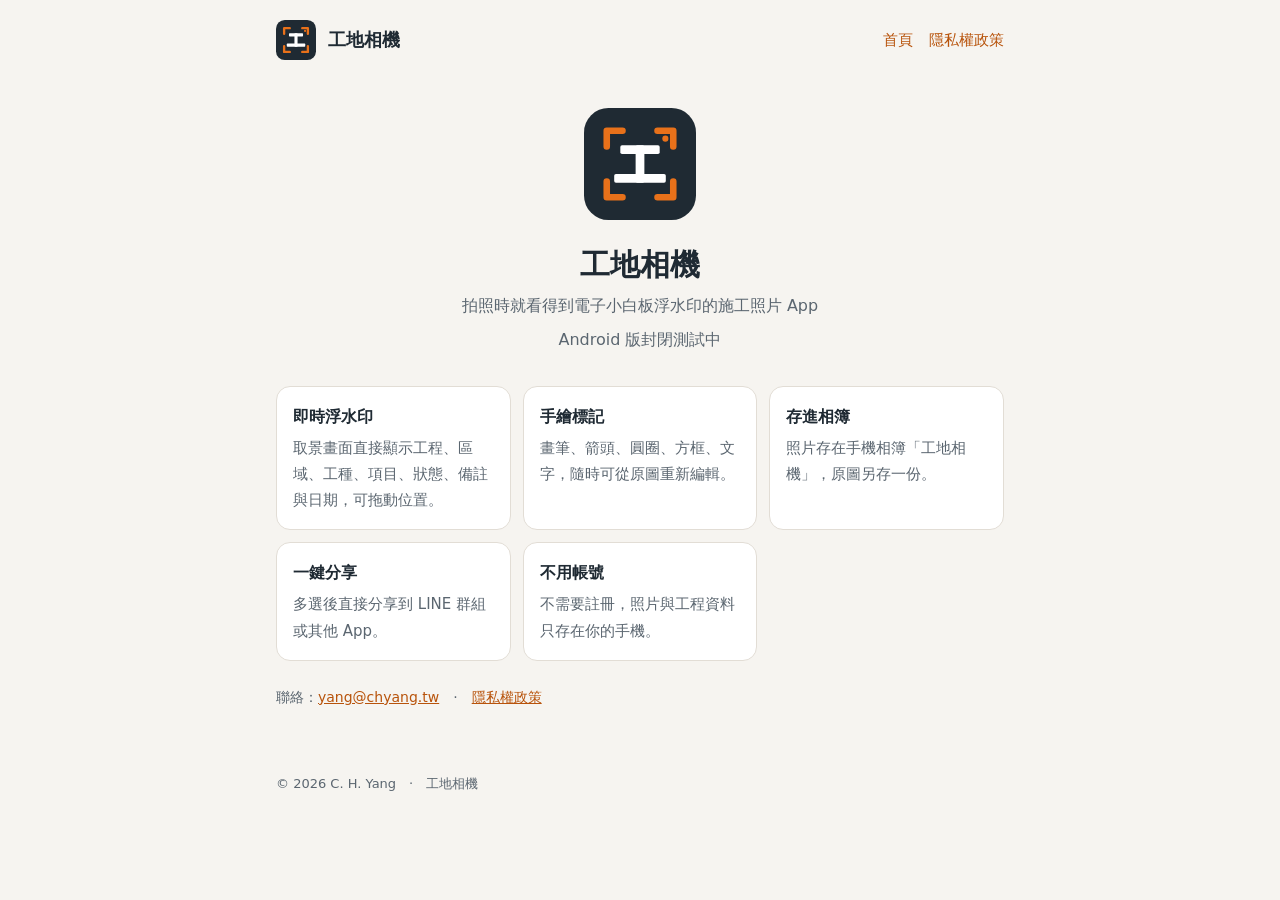
<file: index.html>
<!doctype html>
<html lang="zh-Hant-TW">
<head>
<meta charset="utf-8">
<meta name="viewport" content="width=device-width, initial-scale=1">
<title>工地相機</title>
<meta name="description" content="給營建業使用的施工照片 App：拍照時就看得到電子小白板浮水印，手繪標記，一鍵分享到 LINE。">
<link rel="icon" href="icon.svg" type="image/svg+xml">
<link rel="stylesheet" href="style.css">
</head>
<body>
<header class="site">
  <img src="icon.svg" alt="">
  <a class="brand" href="./">工地相機</a>
  <nav><a href="./">首頁</a><a href="privacy.html">隱私權政策</a></nav>
</header>
<main>
  <section class="hero">
    <img src="icon.svg" alt="工地相機圖示">
    <h1>工地相機</h1>
    <p>拍照時就看得到電子小白板浮水印的施工照片 App</p>
    <p>Android 版封閉測試中</p>
  </section>
  <section class="features">
    <div class="card"><h3>即時浮水印</h3><p>取景畫面直接顯示工程、區域、工種、項目、狀態、備註與日期，可拖動位置。</p></div>
    <div class="card"><h3>手繪標記</h3><p>畫筆、箭頭、圓圈、方框、文字，隨時可從原圖重新編輯。</p></div>
    <div class="card"><h3>存進相簿</h3><p>照片存在手機相簿「工地相機」，原圖另存一份。</p></div>
    <div class="card"><h3>一鍵分享</h3><p>多選後直接分享到 LINE 群組或其他 App。</p></div>
    <div class="card"><h3>不用帳號</h3><p>不需要註冊，照片與工程資料只存在你的手機。</p></div>
  </section>
  <p class="meta" style="margin-top:24px">聯絡：<a href="mailto:yang@chyang.tw">yang@chyang.tw</a>　·　<a href="privacy.html">隱私權政策</a></p>
</main>
<footer>© 2026 C. H. Yang　·　工地相機</footer>
</body>
</html>
</file>
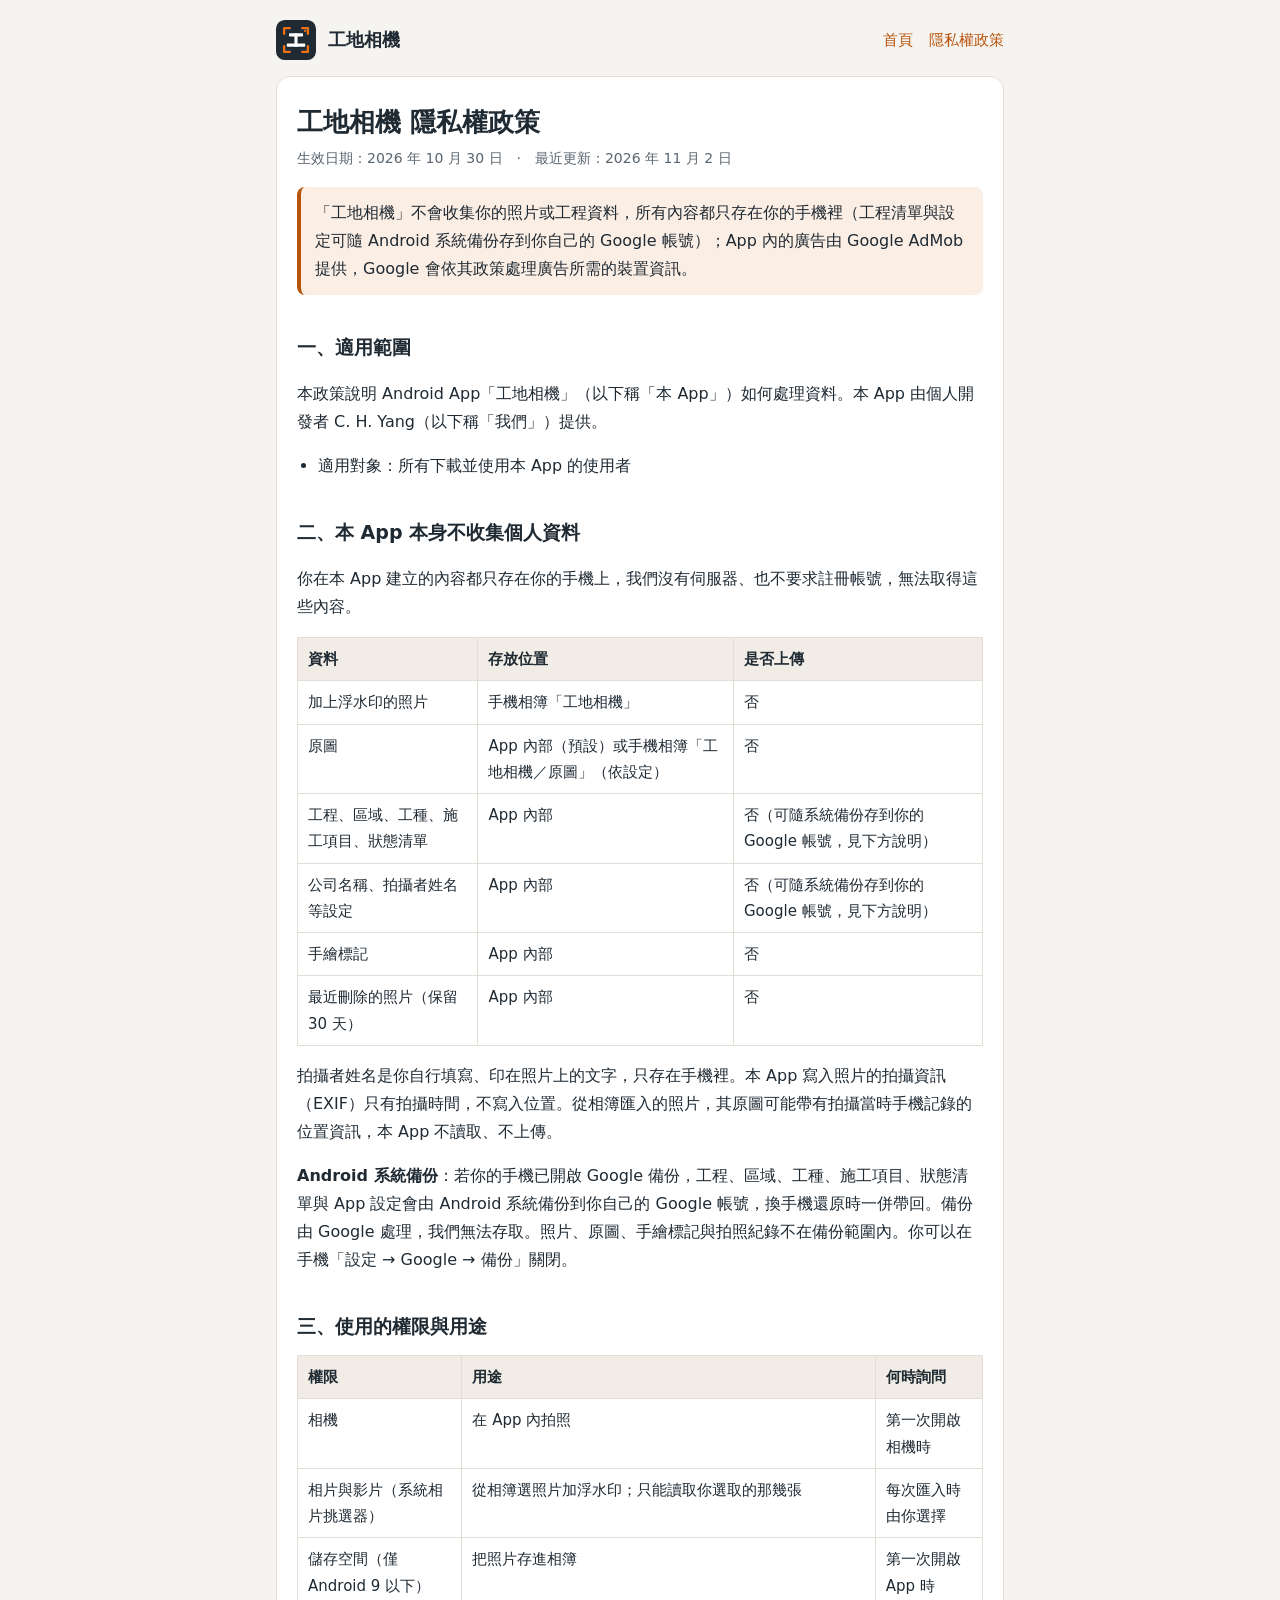
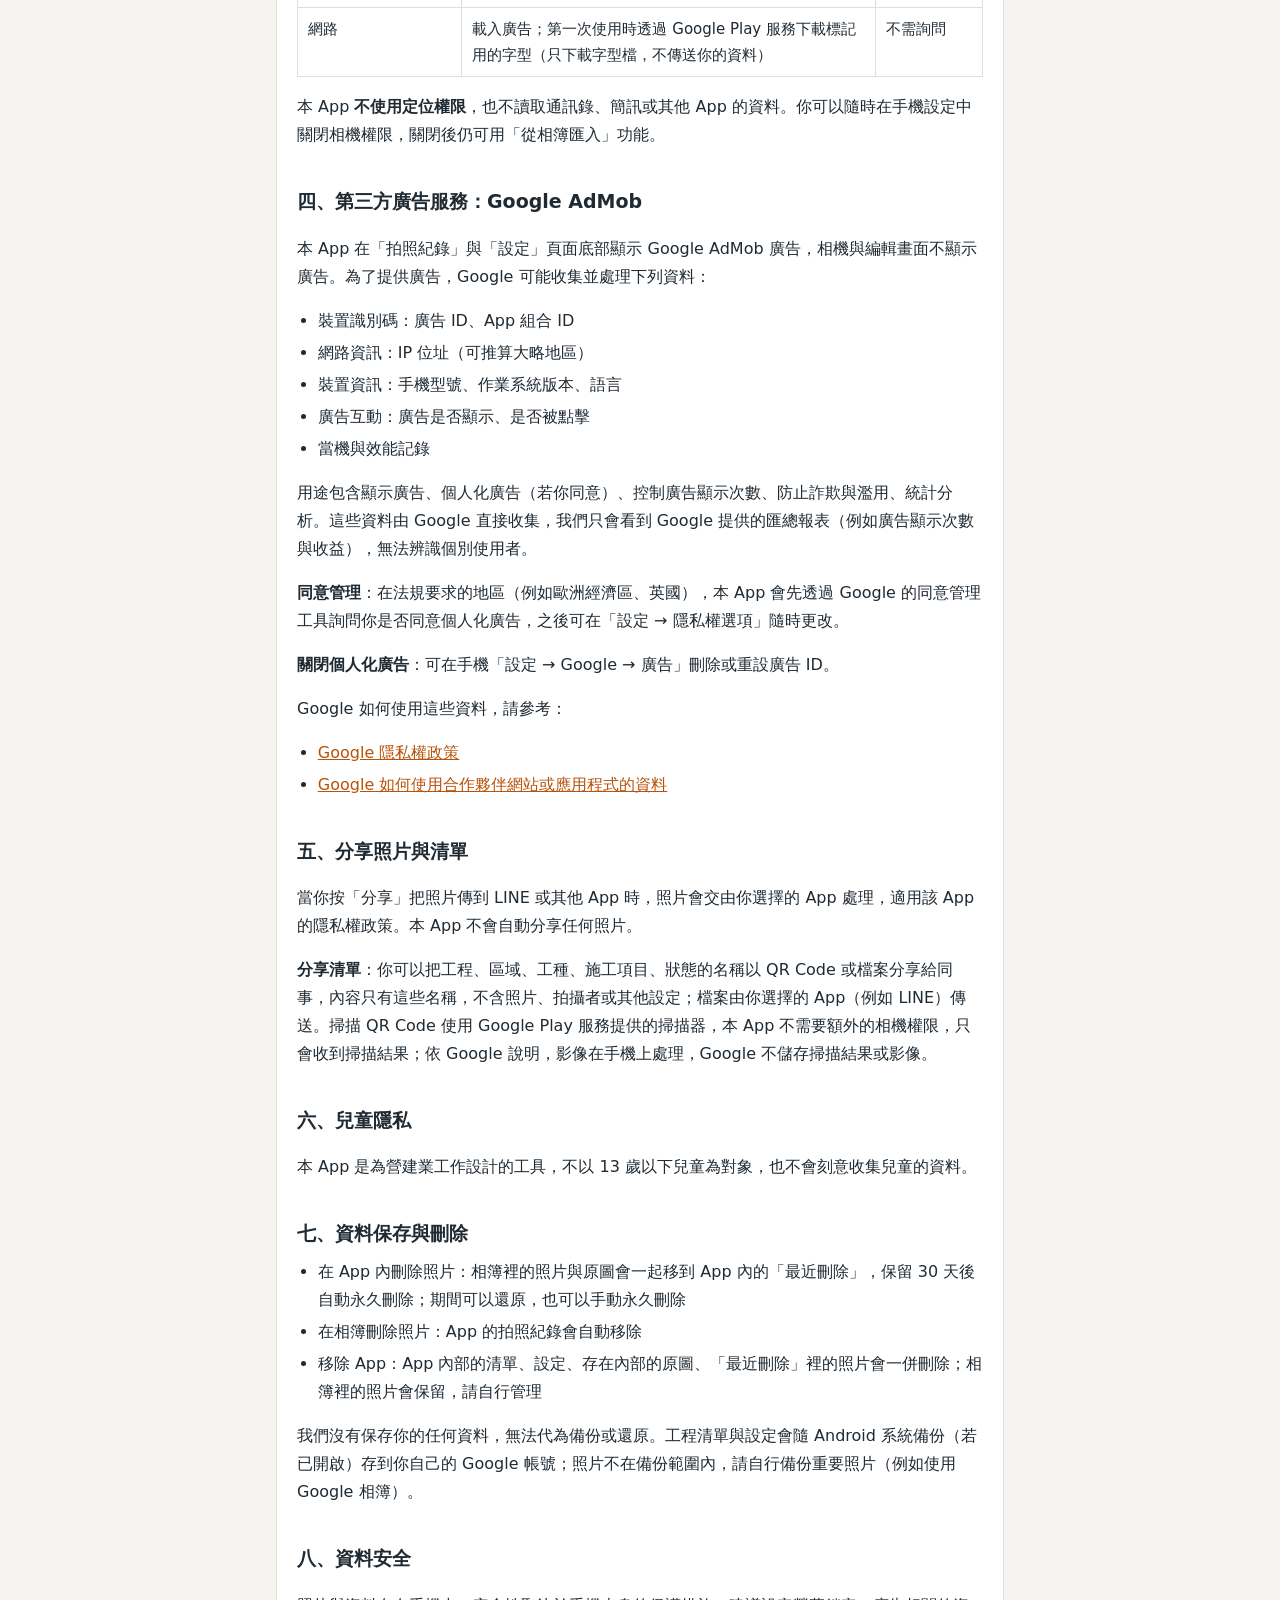
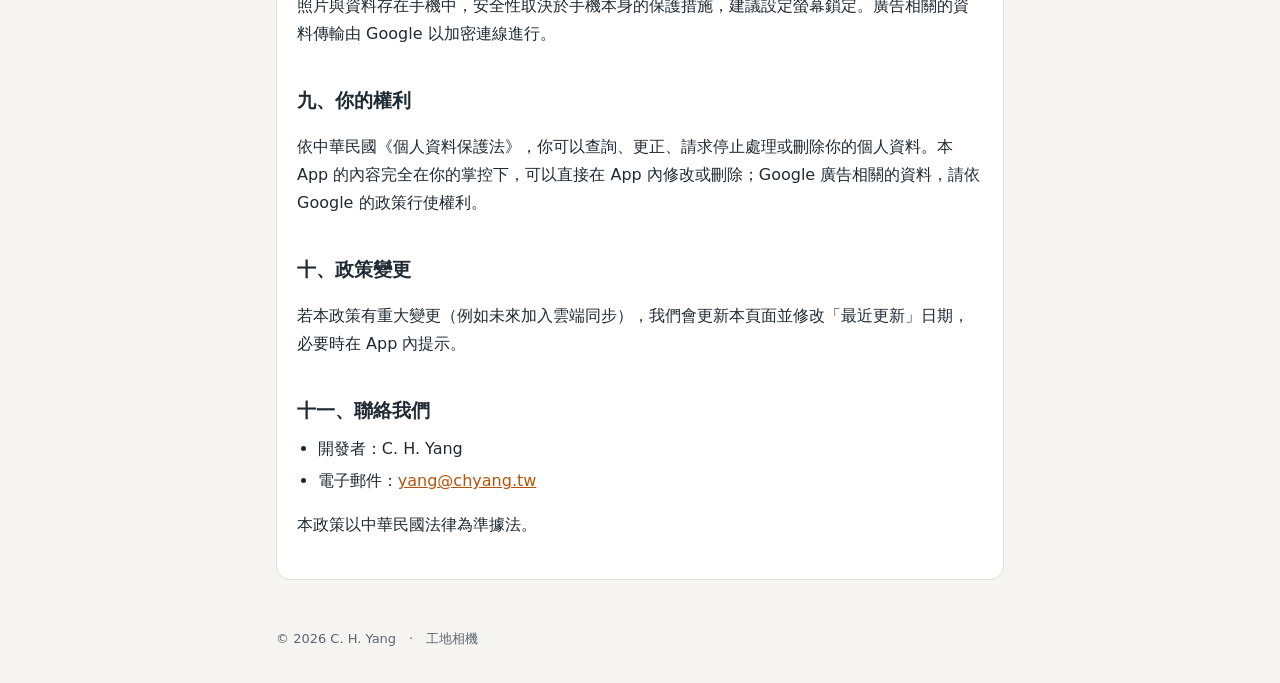
<file: privacy.html>
<!doctype html>
<html lang="zh-Hant-TW">
<head>
<meta charset="utf-8">
<meta name="viewport" content="width=device-width, initial-scale=1">
<title>工地相機 隱私權政策</title>
<meta name="description" content="工地相機 Android App 的隱私權政策：照片與工程資料只存在你的手機，廣告由 Google AdMob 提供。">
<link rel="icon" href="icon.svg" type="image/svg+xml">
<link rel="stylesheet" href="style.css">
</head>
<body>
<header class="site">
  <img src="icon.svg" alt="">
  <a class="brand" href="./">工地相機</a>
  <nav><a href="./">首頁</a><a href="privacy.html">隱私權政策</a></nav>
</header>
<main>
<article class="card">
<h1>工地相機 隱私權政策</h1>
<p class="meta">生效日期：2026 年 10 月 30 日　·　最近更新：2026 年 11 月 2 日</p>

<p class="summary">「工地相機」不會收集你的照片或工程資料，所有內容都只存在你的手機裡（工程清單與設定可隨 Android 系統備份存到你自己的 Google 帳號）；App 內的廣告由 Google AdMob 提供，Google 會依其政策處理廣告所需的裝置資訊。</p>

<h2>一、適用範圍</h2>
<p>本政策說明 Android App「工地相機」（以下稱「本 App」）如何處理資料。本 App 由個人開發者 C. H. Yang（以下稱「我們」）提供。</p>
<ul>
  <li>適用對象：所有下載並使用本 App 的使用者</li>
</ul>

<h2>二、本 App 本身不收集個人資料</h2>
<p>你在本 App 建立的內容都只存在你的手機上，我們沒有伺服器、也不要求註冊帳號，無法取得這些內容。</p>
<div class="table-wrap">
<table>
  <tr><th>資料</th><th>存放位置</th><th>是否上傳</th></tr>
  <tr><td>加上浮水印的照片</td><td>手機相簿「工地相機」</td><td>否</td></tr>
  <tr><td>原圖</td><td>App 內部（預設）或手機相簿「工地相機／原圖」（依設定）</td><td>否</td></tr>
  <tr><td>工程、區域、工種、施工項目、狀態清單</td><td>App 內部</td><td>否（可隨系統備份存到你的 Google 帳號，見下方說明）</td></tr>
  <tr><td>公司名稱、拍攝者姓名等設定</td><td>App 內部</td><td>否（可隨系統備份存到你的 Google 帳號，見下方說明）</td></tr>
  <tr><td>手繪標記</td><td>App 內部</td><td>否</td></tr>
  <tr><td>最近刪除的照片（保留 30 天）</td><td>App 內部</td><td>否</td></tr>
</table>
</div>
<p>拍攝者姓名是你自行填寫、印在照片上的文字，只存在手機裡。本 App 寫入照片的拍攝資訊（EXIF）只有拍攝時間，不寫入位置。從相簿匯入的照片，其原圖可能帶有拍攝當時手機記錄的位置資訊，本 App 不讀取、不上傳。</p>
<p><strong>Android 系統備份</strong>：若你的手機已開啟 Google 備份，工程、區域、工種、施工項目、狀態清單與 App 設定會由 Android 系統備份到你自己的 Google 帳號，換手機還原時一併帶回。備份由 Google 處理，我們無法存取。照片、原圖、手繪標記與拍照紀錄不在備份範圍內。你可以在手機「設定 → Google → 備份」關閉。</p>

<h2>三、使用的權限與用途</h2>
<div class="table-wrap">
<table>
  <tr><th>權限</th><th>用途</th><th>何時詢問</th></tr>
  <tr><td>相機</td><td>在 App 內拍照</td><td>第一次開啟相機時</td></tr>
  <tr><td>相片與影片（系統相片挑選器）</td><td>從相簿選照片加浮水印；只能讀取你選取的那幾張</td><td>每次匯入時由你選擇</td></tr>
  <tr><td>儲存空間（僅 Android 9 以下）</td><td>把照片存進相簿</td><td>第一次開啟 App 時</td></tr>
  <tr><td>網路</td><td>載入廣告；第一次使用時透過 Google Play 服務下載標記用的字型（只下載字型檔，不傳送你的資料）</td><td>不需詢問</td></tr>
</table>
</div>
<p>本 App <strong>不使用定位權限</strong>，也不讀取通訊錄、簡訊或其他 App 的資料。你可以隨時在手機設定中關閉相機權限，關閉後仍可用「從相簿匯入」功能。</p>

<h2>四、第三方廣告服務：Google AdMob</h2>
<p>本 App 在「拍照紀錄」與「設定」頁面底部顯示 Google AdMob 廣告，相機與編輯畫面不顯示廣告。為了提供廣告，Google 可能收集並處理下列資料：</p>
<ul>
  <li>裝置識別碼：廣告 ID、App 組合 ID</li>
  <li>網路資訊：IP 位址（可推算大略地區）</li>
  <li>裝置資訊：手機型號、作業系統版本、語言</li>
  <li>廣告互動：廣告是否顯示、是否被點擊</li>
  <li>當機與效能記錄</li>
</ul>
<p>用途包含顯示廣告、個人化廣告（若你同意）、控制廣告顯示次數、防止詐欺與濫用、統計分析。這些資料由 Google 直接收集，我們只會看到 Google 提供的匯總報表（例如廣告顯示次數與收益），無法辨識個別使用者。</p>
<p><strong>同意管理</strong>：在法規要求的地區（例如歐洲經濟區、英國），本 App 會先透過 Google 的同意管理工具詢問你是否同意個人化廣告，之後可在「設定 → 隱私權選項」隨時更改。</p>
<p><strong>關閉個人化廣告</strong>：可在手機「設定 → Google → 廣告」刪除或重設廣告 ID。</p>
<p>Google 如何使用這些資料，請參考：</p>
<ul>
  <li><a href="https://policies.google.com/privacy">Google 隱私權政策</a></li>
  <li><a href="https://policies.google.com/technologies/partner-sites">Google 如何使用合作夥伴網站或應用程式的資料</a></li>
</ul>

<h2>五、分享照片與清單</h2>
<p>當你按「分享」把照片傳到 LINE 或其他 App 時，照片會交由你選擇的 App 處理，適用該 App 的隱私權政策。本 App 不會自動分享任何照片。</p>
<p><strong>分享清單</strong>：你可以把工程、區域、工種、施工項目、狀態的名稱以 QR Code 或檔案分享給同事，內容只有這些名稱，不含照片、拍攝者或其他設定；檔案由你選擇的 App（例如 LINE）傳送。掃描 QR Code 使用 Google Play 服務提供的掃描器，本 App 不需要額外的相機權限，只會收到掃描結果；依 Google 說明，影像在手機上處理，Google 不儲存掃描結果或影像。</p>

<h2>六、兒童隱私</h2>
<p>本 App 是為營建業工作設計的工具，不以 13 歲以下兒童為對象，也不會刻意收集兒童的資料。</p>

<h2>七、資料保存與刪除</h2>
<ul>
  <li>在 App 內刪除照片：相簿裡的照片與原圖會一起移到 App 內的「最近刪除」，保留 30 天後自動永久刪除；期間可以還原，也可以手動永久刪除</li>
  <li>在相簿刪除照片：App 的拍照紀錄會自動移除</li>
  <li>移除 App：App 內部的清單、設定、存在內部的原圖、「最近刪除」裡的照片會一併刪除；相簿裡的照片會保留，請自行管理</li>
</ul>
<p>我們沒有保存你的任何資料，無法代為備份或還原。工程清單與設定會隨 Android 系統備份（若已開啟）存到你自己的 Google 帳號；照片不在備份範圍內，請自行備份重要照片（例如使用 Google 相簿）。</p>

<h2>八、資料安全</h2>
<p>照片與資料存在手機中，安全性取決於手機本身的保護措施，建議設定螢幕鎖定。廣告相關的資料傳輸由 Google 以加密連線進行。</p>

<h2>九、你的權利</h2>
<p>依中華民國《個人資料保護法》，你可以查詢、更正、請求停止處理或刪除你的個人資料。本 App 的內容完全在你的掌控下，可以直接在 App 內修改或刪除；Google 廣告相關的資料，請依 Google 的政策行使權利。</p>

<h2>十、政策變更</h2>
<p>若本政策有重大變更（例如未來加入雲端同步），我們會更新本頁面並修改「最近更新」日期，必要時在 App 內提示。</p>

<h2>十一、聯絡我們</h2>
<ul>
  <li>開發者：C. H. Yang</li>
  <li>電子郵件：<a href="mailto:yang@chyang.tw">yang@chyang.tw</a></li>
</ul>
<p>本政策以中華民國法律為準據法。</p>
</article>
</main>
<footer>© 2026 C. H. Yang　·　工地相機</footer>
</body>
</html>
</file>
<file: style.css>
:root {
  --bg: #f6f4f0;
  --surface: #ffffff;
  --text: #1f2a33;
  --muted: #5b6670;
  --line: #e2ddd5;
  --accent: #b8530b;
  --accent-bg: #fbeee4;
  --th: #f1ede6;
}
@media (prefers-color-scheme: dark) {
  :root {
    --bg: #14191e;
    --surface: #1c232a;
    --text: #e8ebee;
    --muted: #a3adb6;
    --line: #2e3740;
    --accent: #f0904a;
    --accent-bg: #2b2119;
    --th: #232c34;
  }
}
* { box-sizing: border-box; }
html { -webkit-text-size-adjust: 100%; }
body {
  margin: 0;
  background: var(--bg);
  color: var(--text);
  font-family: "Noto Sans TC", -apple-system, "PingFang TC", "Microsoft JhengHei", system-ui, sans-serif;
  line-height: 1.75;
  font-size: 16px;
}
a { color: var(--accent); }
header.site {
  max-width: 760px;
  margin: 0 auto;
  padding: 20px 16px 8px;
  display: flex;
  align-items: center;
  gap: 12px;
}
header.site img { width: 40px; height: 40px; }
header.site a.brand { color: var(--text); text-decoration: none; font-weight: 700; font-size: 18px; }
header.site nav { margin-left: auto; display: flex; gap: 16px; font-size: 15px; }
header.site nav a { text-decoration: none; }
main {
  max-width: 760px;
  margin: 0 auto;
  padding: 8px 16px 48px;
}
.card {
  background: var(--surface);
  border: 1px solid var(--line);
  border-radius: 14px;
  padding: 24px 20px;
}
h1 { font-size: 26px; line-height: 1.35; margin: 4px 0 6px; }
h2 { font-size: 19px; margin: 32px 0 8px; padding-top: 4px; }
.meta { color: var(--muted); font-size: 14px; margin: 0 0 16px; }
.summary {
  background: var(--accent-bg);
  border-left: 4px solid var(--accent);
  border-radius: 8px;
  padding: 12px 14px;
  margin: 16px 0 8px;
}
ul { padding-left: 1.3em; margin: 8px 0; }
li { margin: 4px 0; }
.table-wrap { overflow-x: auto; margin: 12px 0; }
table { border-collapse: collapse; width: 100%; min-width: 480px; font-size: 15px; }
th, td { border: 1px solid var(--line); padding: 8px 10px; text-align: left; vertical-align: top; }
th { background: var(--th); font-weight: 700; }
footer {
  max-width: 760px;
  margin: 0 auto;
  padding: 0 16px 32px;
  color: var(--muted);
  font-size: 13px;
}
.hero { text-align: center; padding: 32px 8px 12px; }
.hero img { width: 112px; height: 112px; }
.hero h1 { font-size: 30px; margin-top: 16px; }
.hero p { color: var(--muted); margin: 6px 0 0; }
.features { display: grid; grid-template-columns: repeat(auto-fit, minmax(210px, 1fr)); gap: 12px; margin-top: 20px; }
.features .card { padding: 16px; }
.features h3 { margin: 0 0 4px; font-size: 16px; }
.features p { margin: 0; color: var(--muted); font-size: 15px; }
.draft {
  background: #fff4d6;
  color: #6b4a00;
  border: 1px dashed #d9a400;
  border-radius: 8px;
  padding: 10px 14px;
  font-size: 15px;
}
.todo { color: #b00020; font-size: 14px; }
.legal ol { padding-left: 1.6em; }
.legal .summary ul { margin: 4px 0 0; }
.legal .summary p { margin: 0; }
@media (prefers-color-scheme: dark) {
  .draft { background: #3a2f12; color: #f3d98b; border-color: #8a6d1a; }
  .todo { color: #ff8a80; }
}
</file>
